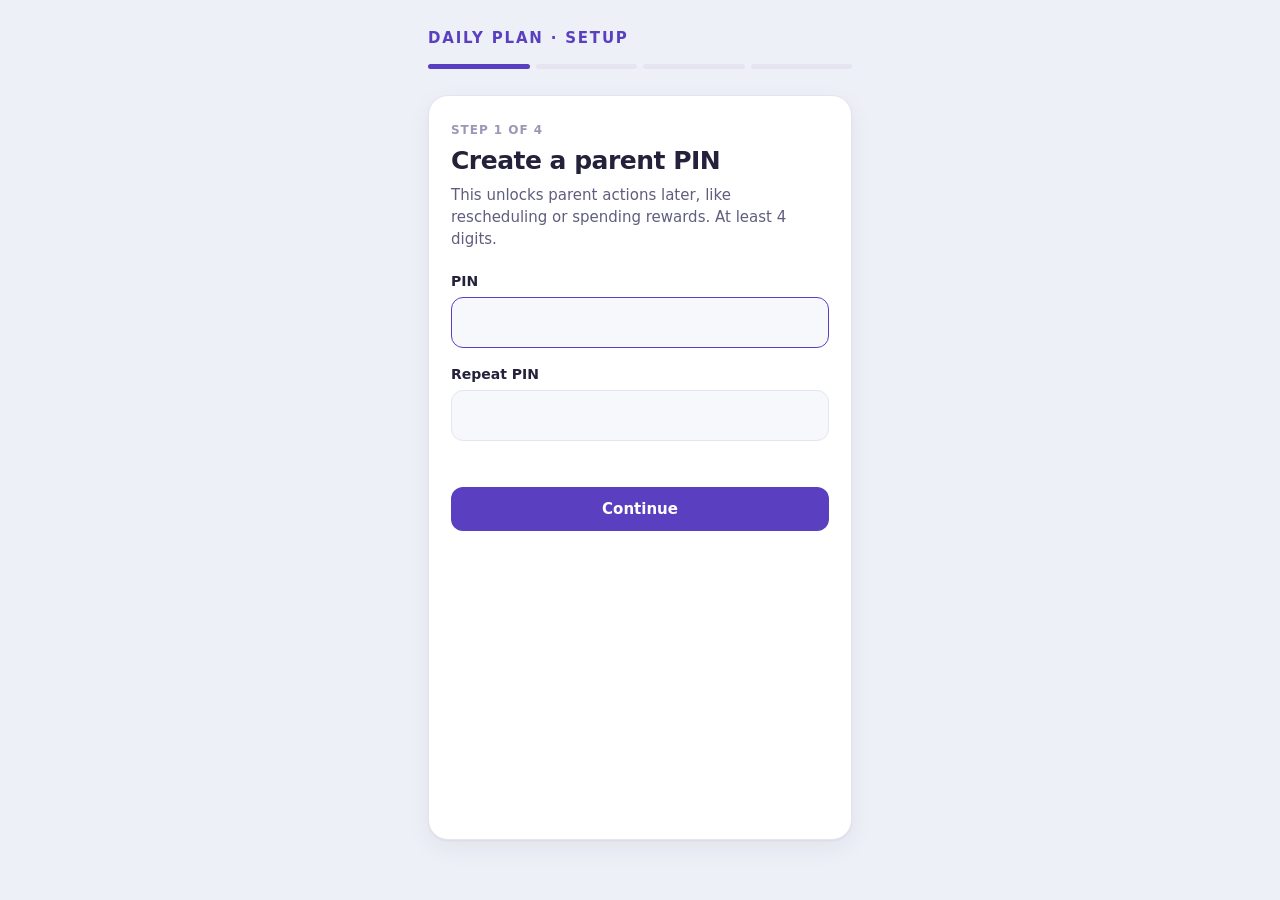
<file: child-app/index.html>
<!DOCTYPE html>
<html lang="en" data-theme="daylight">
<head>
  <meta charset="UTF-8">
  <meta name="viewport" content="width=device-width, initial-scale=1, viewport-fit=cover">
  <meta name="color-scheme" content="light dark">
  <meta name="theme-color" content="#5a3fc0">
  <title>Daily Plan</title>
  <link rel="manifest" href="manifest.json">
  <link rel="apple-touch-icon" href="icons/icon-192.png">
  <link rel="stylesheet" href="css/style.css">
</head>
<body>
  <div id="root"></div>

  <!-- Sample packet fixture, split out as its own asset (see sample-packet.js). -->
  <script src="sample-packet.js"></script>

  <!-- App modules, same load order as the inlined build. -->
  <script src="js/schema.js"></script>
  <script src="js/validator.js"></script>
  <script src="js/date-util.js"></script>
  <script src="js/import-core.js"></script>
  <script src="js/merge-core.js"></script>
  <script src="js/planner-core.js"></script>
  <script src="js/completion-core.js"></script>
  <script src="js/deferment-core.js"></script>
  <script src="js/streak-core.js"></script>
  <script src="js/export-core.js"></script>
  <script src="js/wipe-core.js"></script>
  <script src="js/theme-core.js"></script>
  <script src="js/reward-core.js"></script>
  <script src="js/settings-core.js"></script>
  <script src="js/db.js"></script>
  <script src="js/theming.js"></script>
  <script src="js/importer.js"></script>
  <script src="js/completion.js"></script>
  <script src="js/deferment.js"></script>
  <script src="js/streak.js"></script>
  <script src="js/export.js"></script>
  <script src="js/wipe.js"></script>
  <script src="js/reward.js"></script>
  <script src="js/settings.js"></script>
  <script src="js/wizard.js"></script>
  <script src="js/planner-ui.js"></script>
  <script src="js/app.js"></script>

  <script>
    if ("serviceWorker" in navigator) {
      window.addEventListener("load", function () {
        navigator.serviceWorker.register("sw.js");
      });
    }
  </script>
</body>
</html>
</file>
<file: child-app/css/style.css>
/* ============================================================
   Child App — M1 shell
   Signature: the day as four color-railed time-block lanes.
   morning (gold) -> afternoon (sky) -> evening (dusk) -> night (indigo).
   System fonts only: the app runs fully offline, no webfont fetch.
   ============================================================ */

:root {
  --font-display: ui-rounded, "SF Pro Rounded", "Segoe UI", system-ui, -apple-system, sans-serif;
  --font-body: system-ui, -apple-system, "Segoe UI", Roboto, Helvetica, Arial, sans-serif;

  /* Daylight theme (default) */
  --bg: #eef0f8;
  --surface: #ffffff;
  --surface-2: #f7f8fc;
  --ink: #23223a;
  --ink-soft: #5f5e7e;
  --ink-faint: #9998b6;
  --line: #e4e5f1;
  --primary: #5a3fc0;
  --primary-ink: #ffffff;
  --primary-soft: #efeaff;
  --danger: #c23b5a;
  --ok: #2f9e6f;

  /* The four block hues — a sunrise-to-night arc. Structural, not decorative. */
  --morning: #e2913a;
  --afternoon: #2792cf;
  --evening: #8163cf;
  --night: #3a4694;

  --radius: 16px;
  --radius-sm: 11px;
  --shadow: 0 1px 2px rgba(35, 34, 58, .06), 0 8px 24px rgba(35, 34, 58, .06);
  --tap: 44px;
}

[data-theme="dusk"] {
  --bg: #14142a;
  --surface: #20203c;
  --surface-2: #191934;
  --ink: #edecf8;
  --ink-soft: #b0aed2;
  --ink-faint: #7d7ba6;
  --line: #322f57;
  --primary: #9d84ff;
  --primary-ink: #14142a;
  --primary-soft: #2a2650;
  --danger: #f0748f;
  --ok: #56cf99;
  --morning: #f0a94f;
  --afternoon: #46abe4;
  --evening: #a184ef;
  --night: #6a77d6;
  --shadow: 0 1px 2px rgba(0, 0, 0, .3), 0 10px 28px rgba(0, 0, 0, .35);
}

/* ---------- Signature: Stable (Horse Lover), Module 10 ---------- */
[data-theme="stable"] {
  --bg: #2a1d10;
  --surface: #3a2a18;
  --surface-2: #33240f;
  --ink: #f3e9d8;
  --ink-soft: #cbb797;
  --ink-faint: #9c8a6d;
  --line: #4d3a22;
  --primary: #c94b3f;
  --primary-ink: #ffffff;
  --primary-soft: #4a2620;
  --danger: #e0574a;
  --ok: #7fae5a;
  --morning: #caa057;
  --afternoon: #8a5a34;
  --evening: #c9463a;
  --night: #6b4a2a;
  --shadow: 0 1px 2px rgba(0, 0, 0, .35), 0 10px 26px rgba(0, 0, 0, .4);
}

/* ---------- Signature: Builder (voxel-genre, original art), Module 10 ---------- */
[data-theme="builder"] {
  --bg: #232323;
  --surface: #2b2b2b;
  --surface-2: #1f1f1f;
  --ink: #ececec;
  --ink-soft: #b7b7b7;
  --ink-faint: #8a8a8a;
  --line: #3d3d3d;
  --primary: #4caf50;
  --primary-ink: #10210f;
  --primary-soft: #23361f;
  --danger: #e05a4e;
  --ok: #63c76a;
  --morning: #b08d57;
  --afternoon: #7a5a3a;
  --evening: #8a8a8a;
  --night: #4b4b4b;
  --shadow: 0 1px 2px rgba(0, 0, 0, .4), 0 10px 26px rgba(0, 0, 0, .45);
}

* { box-sizing: border-box; }

html, body {
  margin: 0;
  padding: 0;
  background: var(--bg);
  color: var(--ink);
  font-family: var(--font-body);
  -webkit-text-size-adjust: 100%;
  line-height: 1.45;
}

button { font-family: inherit; cursor: pointer; }
:focus-visible { outline: 3px solid var(--primary); outline-offset: 2px; border-radius: 6px; }

.app { max-width: 560px; margin: 0 auto; padding: 0 14px 64px; }

/* ---------- Top app bar ---------- */
.appbar {
  position: sticky; top: 0; z-index: 20;
  background: var(--bg);
  padding: 16px 0 8px;
}
.appbar-row { display: flex; align-items: center; justify-content: space-between; gap: 12px; }
.greeting { font-family: var(--font-display); font-weight: 800; font-size: 26px; letter-spacing: -.02em; margin: 0; }
.semester { color: var(--ink-soft); font-size: 13px; font-weight: 600; letter-spacing: .01em; }
.preview {
  display: flex; align-items: center; gap: 6px;
  color: var(--ink-faint); font-size: 12px; font-weight: 600;
}
.preview input {
  font: inherit; font-size: 12px; color: var(--ink-soft);
  background: var(--surface); border: 1px solid var(--line);
  border-radius: 8px; padding: 4px 6px;
}

/* ---------- View tabs ---------- */
.tabs {
  display: flex; gap: 6px; margin-top: 12px; overflow-x: auto;
  scrollbar-width: none; -ms-overflow-style: none;
}
.tabs::-webkit-scrollbar { display: none; }
.tab {
  flex: 0 0 auto;
  border: 1px solid var(--line); background: var(--surface);
  color: var(--ink-soft); font-weight: 700; font-size: 14px;
  padding: 8px 14px; border-radius: 999px; min-height: 38px;
  transition: background .12s, color .12s, border-color .12s;
}
.tab[aria-selected="true"] { background: var(--ink); color: var(--surface); border-color: var(--ink); }

/* ---------- Menu button (tucks away Theme/Import/Export/Wipe/Settings) ---------- */
.menu-btn {
  flex: none; width: var(--tap); height: var(--tap); border-radius: 50%;
  border: 1px solid var(--line); background: var(--surface); color: var(--ink);
  font-size: 22px; font-weight: 800; line-height: 1;
  display: grid; place-items: center; box-shadow: var(--shadow);
}
.menu-btn:active { transform: translateY(1px); }

/* ---------- End-of-week reminder banner (Module 8 FR-7) ---------- */
.reminder-banner {
  margin-top: 12px; background: var(--primary-soft); border: 1px solid var(--primary);
  border-radius: 12px; padding: 12px 14px; font-size: 14px; font-weight: 600; color: var(--ink);
}
.reminder-actions { display: flex; gap: 8px; margin-top: 10px; }
.btn {
  border: none; border-radius: 12px; font-weight: 700; font-size: 15px;
  padding: 12px 18px; min-height: var(--tap);
  background: var(--primary); color: var(--primary-ink);
  transition: transform .05s, filter .12s;
}
.btn:active { transform: translateY(1px); }
.btn.ghost { background: var(--surface); color: var(--primary); border: 1.5px solid var(--primary); }
.btn.small { padding: 7px 12px; min-height: 36px; font-size: 13px; border-radius: 10px; }
.btn.block { width: 100%; }
.hidden-file { display: none; }

/* ---------- Menu sheet (bottom sheet of tucked-away actions) ---------- */
.menu-overlay { align-items: flex-end; }
.menu-sheet {
  background: var(--surface); width: 100%; max-width: 440px;
  border-radius: 20px; box-shadow: var(--shadow); padding: 18px 16px 16px;
}
@media (min-width: 480px) { .menu-overlay { align-items: center; } }
.menu-title {
  font-family: var(--font-display); font-weight: 800; font-size: 13px;
  letter-spacing: .08em; text-transform: uppercase; color: var(--ink-faint);
  margin: 0 4px 10px;
}
.menu-list { display: flex; flex-direction: column; gap: 4px; }
.menu-list-dev { margin-top: 10px; padding-top: 10px; border-top: 1px solid var(--line); }
.menu-item {
  display: flex; align-items: center; gap: 14px;
  width: 100%; text-align: left; min-height: var(--tap);
  background: transparent; border: none; border-radius: 12px;
  padding: 10px 12px; color: var(--ink); font-size: 16px; font-weight: 700;
}
.menu-item:active { background: var(--surface-2); }
.menu-item.danger { color: var(--danger); font-weight: 700; }
.menu-ico { font-size: 20px; width: 26px; text-align: center; flex: none; }
.menu-sheet > .btn.block { margin-top: 12px; }

/* ---------- Toast ---------- */
.toast {
  position: fixed; left: 50%; bottom: 22px; transform: translateX(-50%) translateY(20px);
  background: var(--ink); color: var(--surface);
  padding: 12px 18px; border-radius: 12px; font-weight: 600; font-size: 14px;
  box-shadow: var(--shadow); opacity: 0; pointer-events: none;
  transition: opacity .2s, transform .2s; max-width: 88vw; z-index: 50;
}
.toast.show { opacity: 1; transform: translateX(-50%) translateY(0); }
.toast.err { background: var(--danger); }

/* ---------- Block lane (the signature) ---------- */
.lane { margin-top: 18px; }
.lane-head {
  display: flex; align-items: center; gap: 9px;
  font-family: var(--font-display); font-weight: 800; font-size: 15px;
  letter-spacing: .04em; text-transform: uppercase;
  color: var(--lane-color); margin: 0 2px 8px;
}
.lane-glyph {
  width: 26px; height: 26px; border-radius: 8px;
  display: grid; place-items: center;
  background: color-mix(in srgb, var(--lane-color) 16%, var(--surface));
}
.lane-glyph svg { width: 16px; height: 16px; stroke: var(--lane-color); }
.lane-rule { flex: 1; height: 2px; border-radius: 2px; background: color-mix(in srgb, var(--lane-color) 30%, transparent); }

.cat-label {
  font-size: 11px; font-weight: 800; letter-spacing: .08em; text-transform: uppercase;
  color: var(--ink-faint); margin: 12px 4px 6px;
}

/* ---------- Item card ---------- */
.card {
  background: var(--surface); border-radius: var(--radius);
  border: 1px solid var(--line);
  border-left: 5px solid var(--lane-color, var(--line));
  box-shadow: var(--shadow); padding: 13px 14px; margin-bottom: 9px;
}
.card-top { display: flex; align-items: flex-start; gap: 10px; }
.card-main { flex: 1; min-width: 0; }
.tagrow { display: flex; align-items: center; gap: 6px; flex-wrap: wrap; margin-bottom: 3px; }
.type-tag {
  font-size: 11px; font-weight: 700; letter-spacing: .02em;
  color: var(--ink-soft); background: var(--surface-2);
  border-radius: 6px; padding: 2px 7px;
}
.ordinal {
  font-size: 11px; font-weight: 800; letter-spacing: .02em;
  color: var(--primary); background: var(--primary-soft);
  border-radius: 6px; padding: 2px 7px;
}
.title { font-weight: 700; font-size: 16px; color: var(--ink); }
.lesson-sub { font-size: 13px; color: var(--ink-soft); margin-top: 1px; }
.course-sub { font-size: 11px; font-weight: 700; letter-spacing: .02em; color: var(--ink-faint); margin-bottom: 2px; }
.payload {
  margin-top: 7px; font-size: 14px; font-weight: 600; color: var(--ink);
  background: var(--surface-2); border-radius: 9px; padding: 7px 10px;
  display: inline-block;
}
.payload.ref { font-weight: 600; color: var(--ink-soft); font-style: normal; }
details.detail { margin-top: 8px; }
details.detail summary {
  font-size: 13px; font-weight: 700; color: var(--primary);
  cursor: pointer; list-style: none; min-height: 28px; display: inline-flex; align-items: center;
}
details.detail summary::-webkit-details-marker { display: none; }
details.detail p { margin: 6px 0 0; font-size: 14px; color: var(--ink-soft); }

/* item controls */
.controls { display: flex; align-items: center; gap: 6px; flex-shrink: 0; }
.icon-btn {
  width: 34px; height: 34px; border-radius: 9px;
  border: 1px solid var(--line); background: var(--surface-2);
  color: var(--ink-soft); font-size: 16px; font-weight: 800;
  display: grid; place-items: center; line-height: 1;
}
.icon-btn:disabled { opacity: .35; cursor: default; }
.footer-row { display: flex; align-items: center; gap: 8px; margin-top: 10px; flex-wrap: wrap; }
.move-label { font-size: 12px; font-weight: 700; color: var(--ink-faint); }
.block-pick {
  font: inherit; font-size: 13px; font-weight: 700; color: var(--ink);
  background: var(--surface-2); border: 1px solid var(--line);
  border-radius: 9px; padding: 6px 8px; min-height: 34px;
}
/* ---------- Events ---------- */
.event-card {
  background: var(--surface); border-radius: var(--radius); border: 1px solid var(--line);
  border-left: 5px solid var(--ink-faint); box-shadow: var(--shadow);
  padding: 12px 14px; margin-bottom: 9px;
}
.event-time { font-weight: 800; color: var(--ink); font-size: 15px; }
.event-note { color: var(--ink-soft); font-size: 13px; margin-top: 3px; }

/* ---------- Subjects ---------- */
.subject-head {
  font-family: var(--font-display); font-weight: 800; font-size: 17px;
  color: var(--ink); margin: 18px 2px 8px; letter-spacing: -.01em;
}

/* ---------- Empty / section states ---------- */
.empty {
  text-align: center; padding: 48px 20px; color: var(--ink-soft);
}
.empty h2 { font-family: var(--font-display); font-weight: 800; font-size: 20px; color: var(--ink); margin: 0 0 6px; }
.empty p { margin: 0 0 18px; font-size: 15px; }
.section-empty { color: var(--ink-faint); font-size: 14px; padding: 20px 4px; }

/* ============================================================
   Startup wizard
   ============================================================ */
.wizard { max-width: 460px; margin: 0 auto; padding: 28px 18px 60px; min-height: 100vh; display: flex; flex-direction: column; }
.wiz-brand { font-family: var(--font-display); font-weight: 800; font-size: 15px; letter-spacing: .12em; text-transform: uppercase; color: var(--primary); }
.wiz-progress { display: flex; gap: 6px; margin: 14px 0 26px; }
.wiz-dot { flex: 1; height: 5px; border-radius: 3px; background: var(--line); transition: background .2s; }
.wiz-dot.done { background: var(--primary); }
.wiz-card {
  background: var(--surface); border: 1px solid var(--line); border-radius: 20px;
  box-shadow: var(--shadow); padding: 26px 22px; flex: 1;
}
.wiz-step-label { font-size: 12px; font-weight: 800; letter-spacing: .08em; text-transform: uppercase; color: var(--ink-faint); }
.wiz-title { font-family: var(--font-display); font-weight: 800; font-size: 25px; letter-spacing: -.02em; margin: 4px 0 6px; }
.wiz-help { color: var(--ink-soft); font-size: 15px; margin: 0 0 20px; }
.field { margin-bottom: 16px; }
.field label { display: block; font-weight: 700; font-size: 14px; margin-bottom: 6px; color: var(--ink); }
.field input {
  width: 100%; font: inherit; font-size: 17px; color: var(--ink);
  background: var(--surface-2); border: 1.5px solid var(--line);
  border-radius: 12px; padding: 12px 14px; min-height: var(--tap);
}
.field input:focus { border-color: var(--primary); outline: none; }
.field .err-text { color: var(--danger); font-size: 13px; font-weight: 600; margin-top: 6px; min-height: 18px; }
.theme-grid { display: grid; grid-template-columns: 1fr 1fr; gap: 12px; }
.theme-opt {
  border: 2px solid var(--line); border-radius: 14px; padding: 14px; text-align: left;
  background: var(--surface); color: var(--ink); font-weight: 700;
}
.theme-opt[aria-pressed="true"] { border-color: var(--primary); }
.theme-swatch { display: flex; gap: 5px; margin-bottom: 10px; }
.theme-swatch span { width: 22px; height: 22px; border-radius: 6px; border: 1px solid rgba(0,0,0,.06); }
.wiz-actions { display: flex; gap: 10px; margin-top: 22px; }
.wiz-actions .btn { flex: 1; }

/* ============================================================
   Modal overlay — grade capture (Module 4), reused by later
   PIN/reschedule dialogs (Module 5)
   ============================================================ */
.modal-overlay {
  position: fixed; inset: 0; background: rgba(20, 20, 40, .55);
  display: flex; align-items: center; justify-content: center;
  padding: 20px; z-index: 100;
}
.modal-card {
  background: var(--surface); border-radius: 18px; box-shadow: var(--shadow);
  padding: 22px 20px; max-width: 360px; width: 100%;
}
.modal-title { font-family: var(--font-display); font-weight: 800; font-size: 19px; margin: 0 0 6px; color: var(--ink); }
.modal-help { color: var(--ink-soft); font-size: 14px; margin: 0 0 14px; }
.modal-input {
  width: 100%; font: inherit; font-size: 17px; color: var(--ink);
  background: var(--surface-2); border: 1.5px solid var(--line);
  border-radius: 12px; padding: 12px 14px; min-height: var(--tap);
}
.modal-input:focus { border-color: var(--primary); outline: none; }
.modal-actions { display: flex; gap: 8px; margin-top: 16px; flex-wrap: wrap; }
.modal-actions .btn { flex: 1; min-width: 90px; }
.err-text { color: var(--danger); font-size: 13px; font-weight: 600; margin-top: 6px; min-height: 18px; }

/* ============================================================
   Rewards (Module 6) — balance display + completion count
   ============================================================ */
.rewards-view { margin-top: 8px; }
.reward-display {
  background: var(--surface); border: 1px solid var(--line); border-radius: var(--radius);
  box-shadow: var(--shadow); padding: 16px;
}
.rewards-heading {
  font-family: var(--font-display); font-weight: 800; font-size: 18px;
  margin: 0 0 12px; color: var(--ink);
}
.reward-cat-list { display: flex; flex-direction: column; gap: 10px; }
.reward-cat {
  display: flex; align-items: center; gap: 10px;
  background: var(--surface-2); border-radius: 12px; padding: 10px 12px;
}
.reward-cat-info { flex: 1; min-width: 0; }
.reward-cat-label { font-weight: 700; font-size: 14px; color: var(--ink); }
.reward-cat-balance { font-size: 20px; font-weight: 800; color: var(--primary); }
.emoji-icon { font-size: 26px; line-height: 1; width: 34px; text-align: center; flex-shrink: 0; }
.ribbon-icon {
  width: 22px; height: 34px; flex-shrink: 0;
  background: var(--ribbon-color, #ccc);
  clip-path: polygon(0 0, 100% 0, 100% 78%, 50% 100%, 0 78%);
  box-shadow: inset 0 0 0 1px rgba(0, 0, 0, .15);
}
.completion-count-row { display: flex; gap: 14px; margin-top: 14px; flex-wrap: wrap; }
.completion-count, .streak-count {
  background: var(--surface-2); border-radius: 10px; padding: 8px 12px;
  font-weight: 700; font-size: 13px; color: var(--ink-soft);
}

/* Signature reward visuals — a distinct container treatment per theme
   (Module 10 AC-8), built from the same DOM/CSS-only pieces above. */
.reward-display.tier-signature.theme-stable {
  background: linear-gradient(180deg, var(--surface), var(--surface-2));
  border-color: var(--primary);
}
.reward-display.tier-signature.theme-stable .reward-cat {
  border-left: 4px solid var(--primary);
}
.reward-display.tier-signature.theme-builder .reward-cat-list {
  display: grid; grid-template-columns: repeat(2, 1fr); gap: 10px;
}
.reward-display.tier-signature.theme-builder .reward-cat {
  flex-direction: column; text-align: center; border: 2px solid var(--line); border-radius: 6px;
}

/* ============================================================
   Settings (Module 11) — wider, scrollable modal card
   ============================================================ */
.modal-card.wide { max-width: 440px; max-height: 82vh; overflow-y: auto; }
.settings-label {
  font-weight: 800; font-size: 12px; letter-spacing: .06em; text-transform: uppercase;
  color: var(--ink-faint); margin: 18px 0 6px;
}
.settings-label:first-of-type { margin-top: 2px; }
.settings-row { display: flex; gap: 8px; align-items: flex-start; }
.settings-row .modal-input { flex: 1; }

/* ============================================================
   Signature home — themed greeting hero + daily completion visual
   (Module 10 §2 parts 3 & 4: Copy pack + Signature reward visual).
   Built from plain DOM/CSS only, no animation (SRS FR-5).
   ============================================================ */
.hero {
  background: linear-gradient(180deg, var(--surface), var(--surface-2));
  border: 1px solid var(--line); border-radius: var(--radius);
  box-shadow: var(--shadow); padding: 18px 18px 16px; margin-top: 6px;
}
.hero-eyebrow {
  font-size: 12px; font-weight: 800; letter-spacing: .08em; text-transform: uppercase;
  color: var(--primary); margin-bottom: 8px;
}
.hero-title {
  font-family: var(--font-display); font-weight: 800; font-size: 27px;
  letter-spacing: -.02em; line-height: 1.08; margin: 0 0 5px; color: var(--ink);
}
.hero-sub { color: var(--ink-soft); font-size: 15px; font-weight: 600; }
.hero-stats { display: flex; gap: 8px; margin-top: 16px; }
.hero-stat {
  flex: 1; background: var(--surface); border: 1px solid var(--line);
  border-radius: 13px; padding: 9px 6px; text-align: center;
}
.hero-stat-big { font-family: var(--font-display); font-weight: 800; font-size: 20px; color: var(--primary); }
.hero-stat-lbl {
  font-size: 10.5px; font-weight: 800; letter-spacing: .04em; text-transform: uppercase;
  color: var(--ink-faint); margin-top: 2px;
}

/* signature visual card */
.sig-card {
  background: var(--surface); border: 1px solid var(--line); border-radius: var(--radius);
  box-shadow: var(--shadow); padding: 15px 16px 17px; margin: 10px 0 4px;
}
.sig-title { font-family: var(--font-display); font-weight: 800; font-size: 16px; color: var(--ink); }
.sig-note { font-size: 13px; font-weight: 600; color: var(--ink-soft); margin: 3px 0 13px; }

/* rail (Stable) — ribbon rosettes on a rail */
.rail {
  display: flex; gap: 10px; flex-wrap: wrap; justify-content: center;
  padding-top: 12px; border-top: 5px solid color-mix(in srgb, var(--morning) 60%, var(--line));
  border-radius: 2px;
}
.rosette { width: 42px; text-align: center; position: relative; }
.rosette .flower {
  width: 32px; height: 32px; margin: 0 auto; border-radius: 50%; position: relative; z-index: 2;
  background:
    radial-gradient(circle at 50% 50%, var(--surface) 0 24%, transparent 25%),
    conic-gradient(var(--primary) 0 10%, color-mix(in srgb, var(--primary) 65%, #fff) 10% 20%,
      var(--primary) 20% 30%, color-mix(in srgb, var(--primary) 65%, #fff) 30% 40%,
      var(--primary) 40% 50%, color-mix(in srgb, var(--primary) 65%, #fff) 50% 60%,
      var(--primary) 60% 70%, color-mix(in srgb, var(--primary) 65%, #fff) 70% 80%,
      var(--primary) 80% 90%, color-mix(in srgb, var(--primary) 65%, #fff) 90% 100%);
  box-shadow: 0 2px 5px rgba(0,0,0,.22);
}
.rosette .core {
  position: absolute; top: 8px; left: 0; right: 0; z-index: 3;
  font-size: 13px; font-weight: 900; color: var(--primary-ink);
}
.rosette .tails { display: flex; justify-content: center; gap: 4px; margin-top: -3px; }
.rosette .tails span {
  width: 8px; height: 18px; background: var(--primary); z-index: 1;
  clip-path: polygon(0 0, 100% 0, 100% 78%, 50% 100%, 0 78%);
}
.rosette.brass .flower {
  background:
    radial-gradient(circle at 50% 50%, var(--surface) 0 24%, transparent 25%),
    conic-gradient(var(--morning) 0 10%, color-mix(in srgb, var(--morning) 60%, #fff) 10% 20%,
      var(--morning) 20% 30%, color-mix(in srgb, var(--morning) 60%, #fff) 30% 40%,
      var(--morning) 40% 50%, color-mix(in srgb, var(--morning) 60%, #fff) 50% 60%,
      var(--morning) 60% 70%, color-mix(in srgb, var(--morning) 60%, #fff) 70% 80%,
      var(--morning) 80% 90%, color-mix(in srgb, var(--morning) 60%, #fff) 90% 100%);
}
.rosette.brass .tails span { background: var(--morning); }
.rosette.ghost .flower { background: var(--surface-2); box-shadow: none; border: 1px dashed var(--line); }
.rosette.ghost .tails span { background: var(--line); }

/* build grid (Builder) — mined blocks vs empty sky */
.build-grid {
  display: grid; grid-template-columns: repeat(8, 1fr); gap: 4px;
  padding: 8px; border: 2px solid var(--ink-faint);
  background: color-mix(in srgb, var(--afternoon) 30%, var(--surface-2));
}
.build-grid .cell { aspect-ratio: 1; background: transparent; }
.build-grid .cell.ghost { box-shadow: inset 0 0 0 1px var(--line); }
.build-grid .cell.b { box-shadow: inset -3px -3px 0 rgba(0,0,0,.28), inset 3px 3px 0 rgba(255,255,255,.22); }
.build-grid .cell.grass { background: var(--primary); }
.build-grid .cell.stone { background: var(--ink-faint); }
.build-grid .cell.wood  { background: var(--afternoon); }
.build-grid .cell.gold  { background: var(--morning); }

/* progress bar (Palette themes — the shared generic visual) */
.prog-bar {
  display: flex; gap: 4px; height: 18px; padding: 3px;
  background: var(--surface-2); border: 1px solid var(--line); border-radius: 9px;
}
.prog-bar .seg { flex: 1; border-radius: 4px; background: var(--line); }
.prog-bar .seg.on { background: var(--primary); }

/* per-theme signature type treatments — cheap, high-impact identity cues */
[data-theme="stable"] .hero-title,
[data-theme="stable"] .sig-title { font-family: Georgia, "Times New Roman", serif; }
[data-theme="stable"] .hero-title { font-style: italic; }
[data-theme="builder"] .hero-title,
[data-theme="builder"] .sig-title { font-family: "Courier New", ui-monospace, monospace; letter-spacing: .01em; }
[data-theme="builder"] .build-grid { image-rendering: pixelated; }

@media (prefers-reduced-motion: reduce) {
  * { transition: none !important; }
}
</file>
